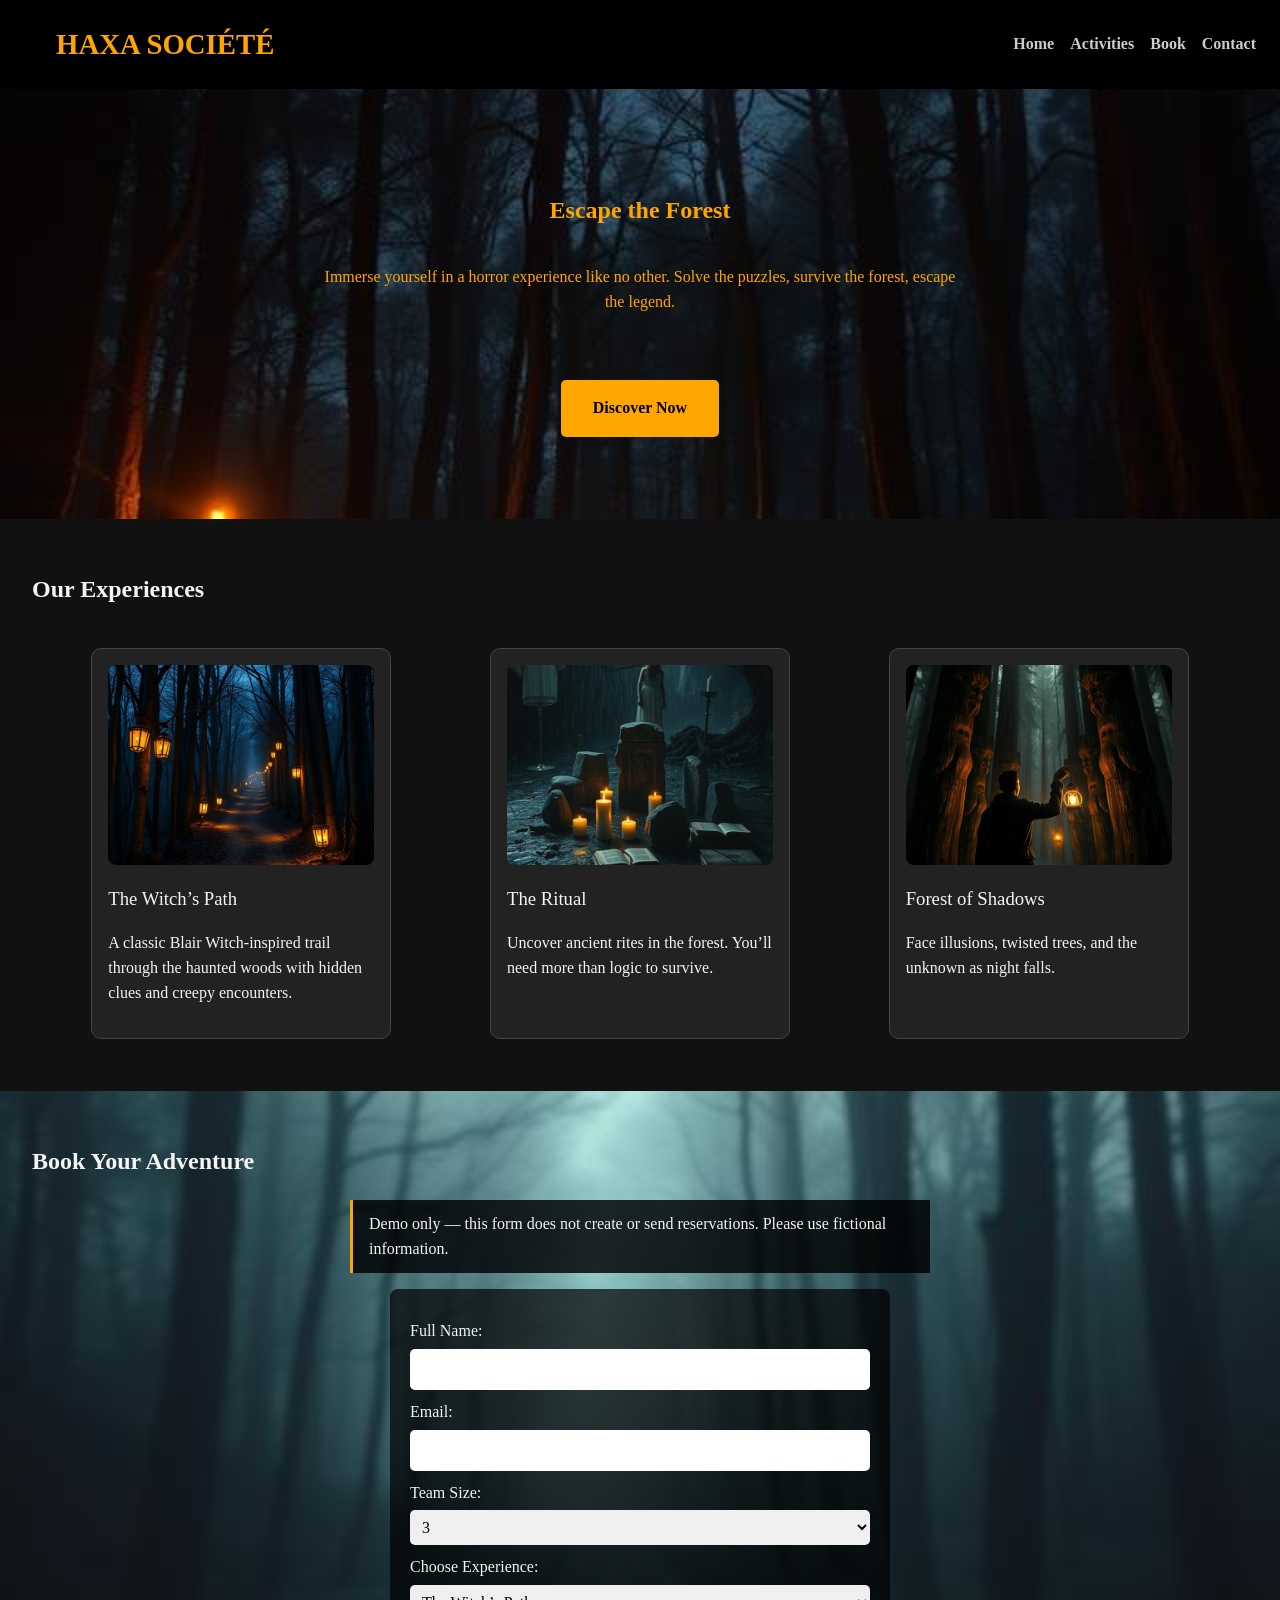
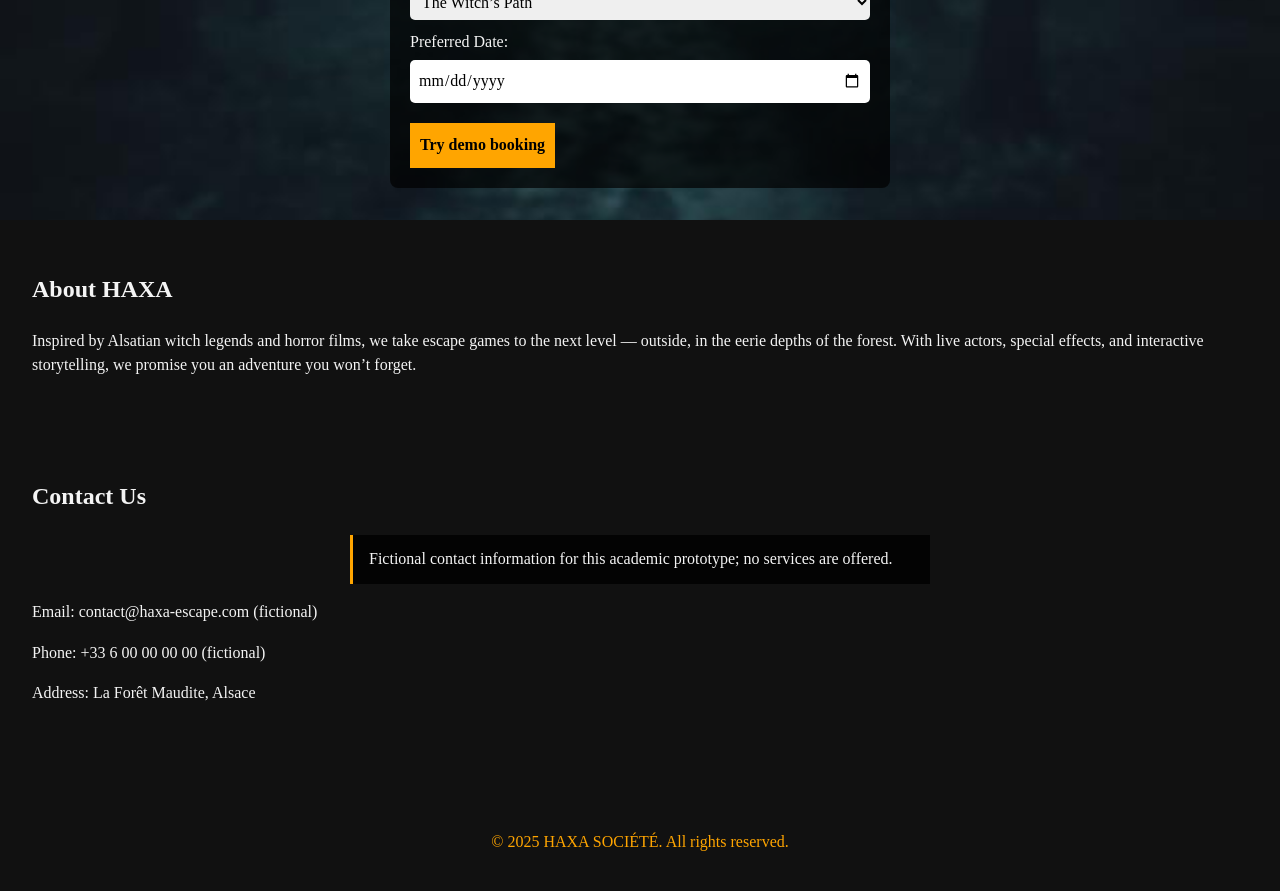
<file: index.html>
<!DOCTYPE html>
<html lang="en">
<head>
  <meta charset="UTF-8">
  <meta name="viewport" content="width=device-width, initial-scale=1.0">
  <title>HAXA SOCIÉTÉ - Immersive Escape Games</title>
  <link rel="stylesheet" href="style.css">
</head>
<body>
  <header>
    <div class="logo">HAXA SOCIÉTÉ</div>
    <nav>
      <ul>
        <li><a href="index.html#home">Home</a></li>
        <li><a href="index.html#activities">Activities</a></li>
        <li><a href="index.html#booking">Book</a></li>
        <li><a href="index.html#contact">Contact</a></li>
      </ul>
    </nav>
  </header>

  <section id="home">
    <h1>Escape the Forest</h1>
    <p>Immerse yourself in a horror experience like no other. Solve the puzzles, survive the forest, escape the legend.</p>
    <button type="button" class="cta-button" aria-haspopup="dialog" aria-controls="modal">Discover Now</button>
  </section>
  <div id="modal" class="modal" role="dialog" aria-modal="true" aria-labelledby="modal-title" hidden>
    <div class="modal-content" tabindex="-1">
      <button type="button" class="close-button" aria-label="Close experience details">&times;</button>
      <h2 id="modal-title">Explore HAXA's haunted forest</h2>
      <p>Follow a story-driven trail through themed zones, solving puzzles and discovering clues along the way.</p>
      <h3>What to expect</h3>
      <ul>
        <li><strong>Immersive zones:</strong> atmospheric forest locations, puzzles and theatrical props.</li>
        <li><strong>Interactive storytelling:</strong> performers portraying witches, villagers and cursed spirits.</li>
        <li><strong>Clues and tools:</strong> maps, coded messages and lanterns to guide your adventure.</li>
        <li><strong>Time limit:</strong> approximately 60–90 minutes in the fictional experience concept.</li>
        <li><strong>Safety concept:</strong> planned staff oversight and designated exit routes.</li>
      </ul>
      <p class="prototype-note">HAXA is a fictional academic concept, not an operating escape-game business.</p>
    </div>
  </div>
  <section id="activities">
    <h2>Our Experiences</h2>
    <div class="activity-list">
      <div class="activity">
        <img src="Photos/2.jpg" alt="The Witch’s Path">
        <h3><a href="witch-path.html">The Witch’s Path</a></h3>
        <p>A classic Blair Witch-inspired trail through the haunted woods with hidden clues and creepy encounters.</p>
      </div>
      <div class="activity">
        <img src="Photos/4.jpg" alt="The Ritual horror escape experience">
        <h3><a href="ritual.html">The Ritual</a></h3>
        <p>Uncover ancient rites in the forest. You’ll need more than logic to survive.</p>
      </div>
      <div class="activity">
        <img src="Photos/7.jpg" alt="Forest of Shadows escape experience">
        <h3><a href="forest-shadows.html">Forest of Shadows</a></h3>
        <p>Face illusions, twisted trees, and the unknown as night falls.</p>
      </div>
    </div>
  </section>

  <section id="booking">
    <h2>Book Your Adventure</h2>
    <p class="prototype-note">Demo only — this form does not create or send reservations. Please use fictional information.</p>
    <form id="booking-form">
      <label for="name">Full Name:</label>
      <input type="text" id="name" name="name" required>

      <label for="email">Email:</label>
      <input type="email" id="email" name="email" required>

      <label for="team-size">Team Size:</label>
      <select id="team-size" name="team-size">
        <option>3</option>
        <option>4</option>
        <option>5</option>
        <option>6</option>
      </select>

      <label for="experience">Choose Experience:</label>
      <select id="experience" name="experience">
        <option>The Witch’s Path</option>
        <option>The Ritual</option>
        <option>Forest of Shadows</option>
      </select>

      <label for="date">Preferred Date:</label>
      <input type="date" id="date" name="date" required>

      <button type="submit">Try demo booking</button>
      <p id="booking-feedback" class="booking-feedback" role="status" aria-live="polite" hidden></p>
    </form>
  </section>

  <section id="about">
    <h2>About HAXA</h2>
    <p>Inspired by Alsatian witch legends and horror films, we take escape games to the next level — outside, in the eerie depths of the forest. With live actors, special effects, and interactive storytelling, we promise you an adventure you won’t forget.</p>
  </section>

  <section id="contact">
    <h2>Contact Us</h2>
    <p class="prototype-note">Fictional contact information for this academic prototype; no services are offered.</p>
    <p>Email: contact@haxa-escape.com (fictional)</p>
    <p>Phone: +33 6 00 00 00 00 (fictional)</p>
    <p>Address: La Forêt Maudite, Alsace</p>
  </section>

  <footer>
    <p>&copy; 2025 HAXA SOCIÉTÉ. All rights reserved.</p>
  </footer>

  <script src="script.js"></script>
</body>
</html>
</file>
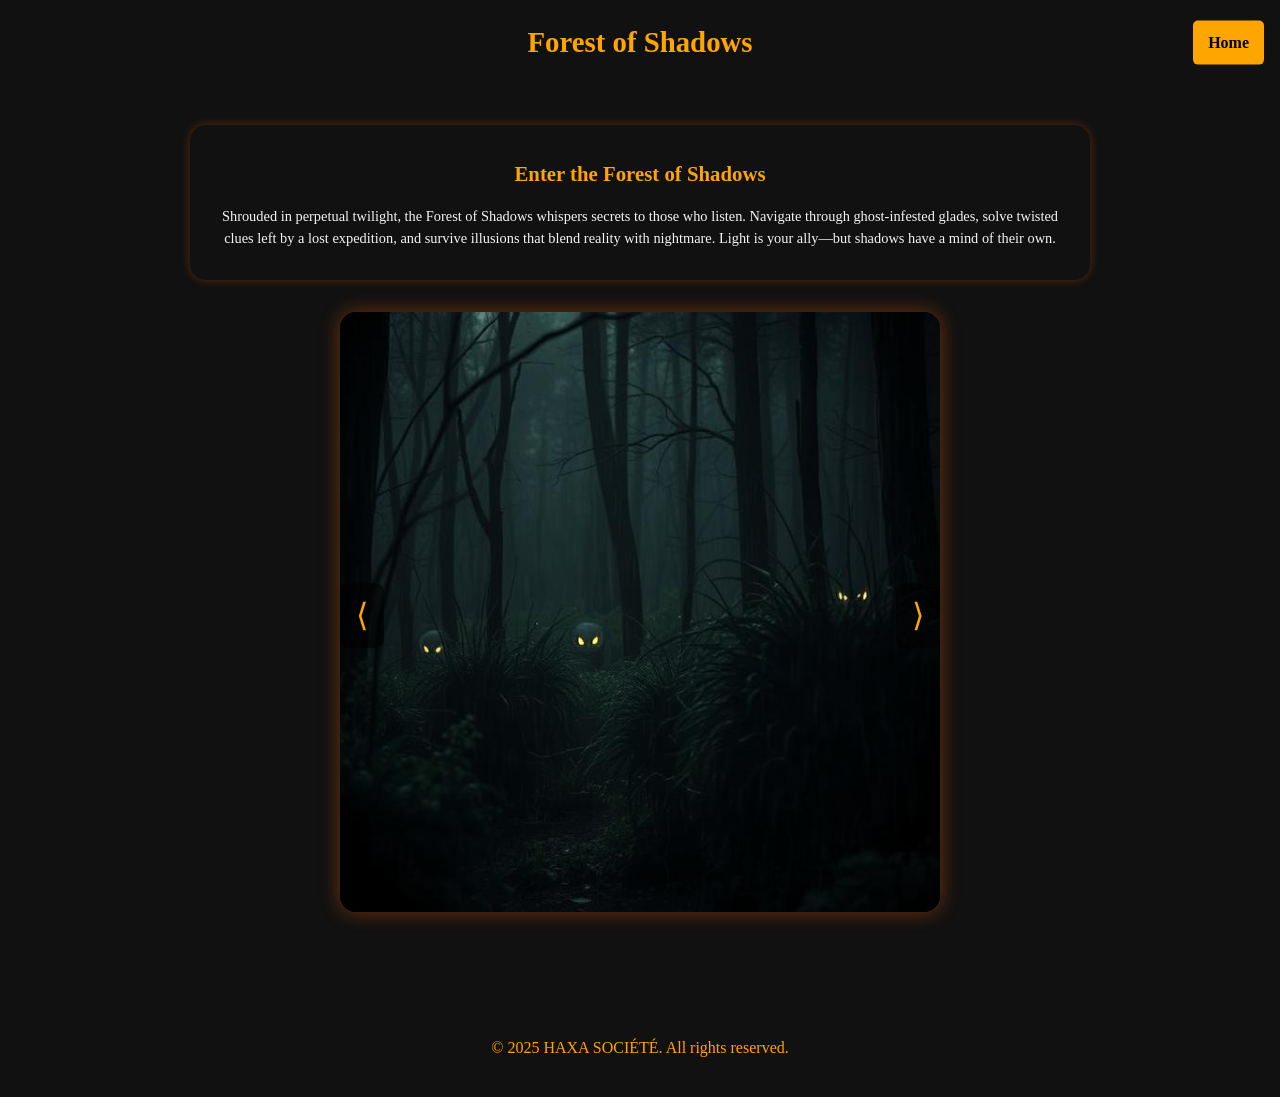
<file: forest-shadows.html>
<!DOCTYPE html>
<html lang="en">
<head>
  <meta charset="UTF-8" />
  <meta name="viewport" content="width=device-width, initial-scale=1.0" />
  <title>Forest of Shadows - HAXA</title>
  <link rel="stylesheet" href="style.css" />
</head>
<body>

    <div class="galleryheader">
        <h1>Forest of Shadows</h1>
        <a href="index.html" class="home-button">Home</a>
    </div>

  <section class="gallery-page">
    <div class="description">
        <h2>Enter the Forest of Shadows</h2>
        <p>
          Shrouded in perpetual twilight, the Forest of Shadows whispers secrets to those who listen. Navigate through ghost-infested glades, solve twisted clues left by a lost expedition, and survive illusions that blend reality with nightmare. Light is your ally—but shadows have a mind of their own.
        </p>
      </div>
    <div class="gallery">
        <div class="gallery-card">
            <img src="Photos/3.jpg" alt="Forest of Shadows - Scene 1" id="forest" />
            <div class="gallery-controls">
                <button type="button" onclick="prevImage('forest')" aria-label="Previous gallery image">⟨</button>
                <button type="button" onclick="nextImage('forest')" aria-label="Next gallery image">⟩</button>
            </div>
        </div>
    </div>
    
  </section>
  <footer>
    <p>&copy; 2025 HAXA SOCIÉTÉ. All rights reserved.</p>
  </footer>
  <script src="script.js"></script>
</body>
</html>
</file>
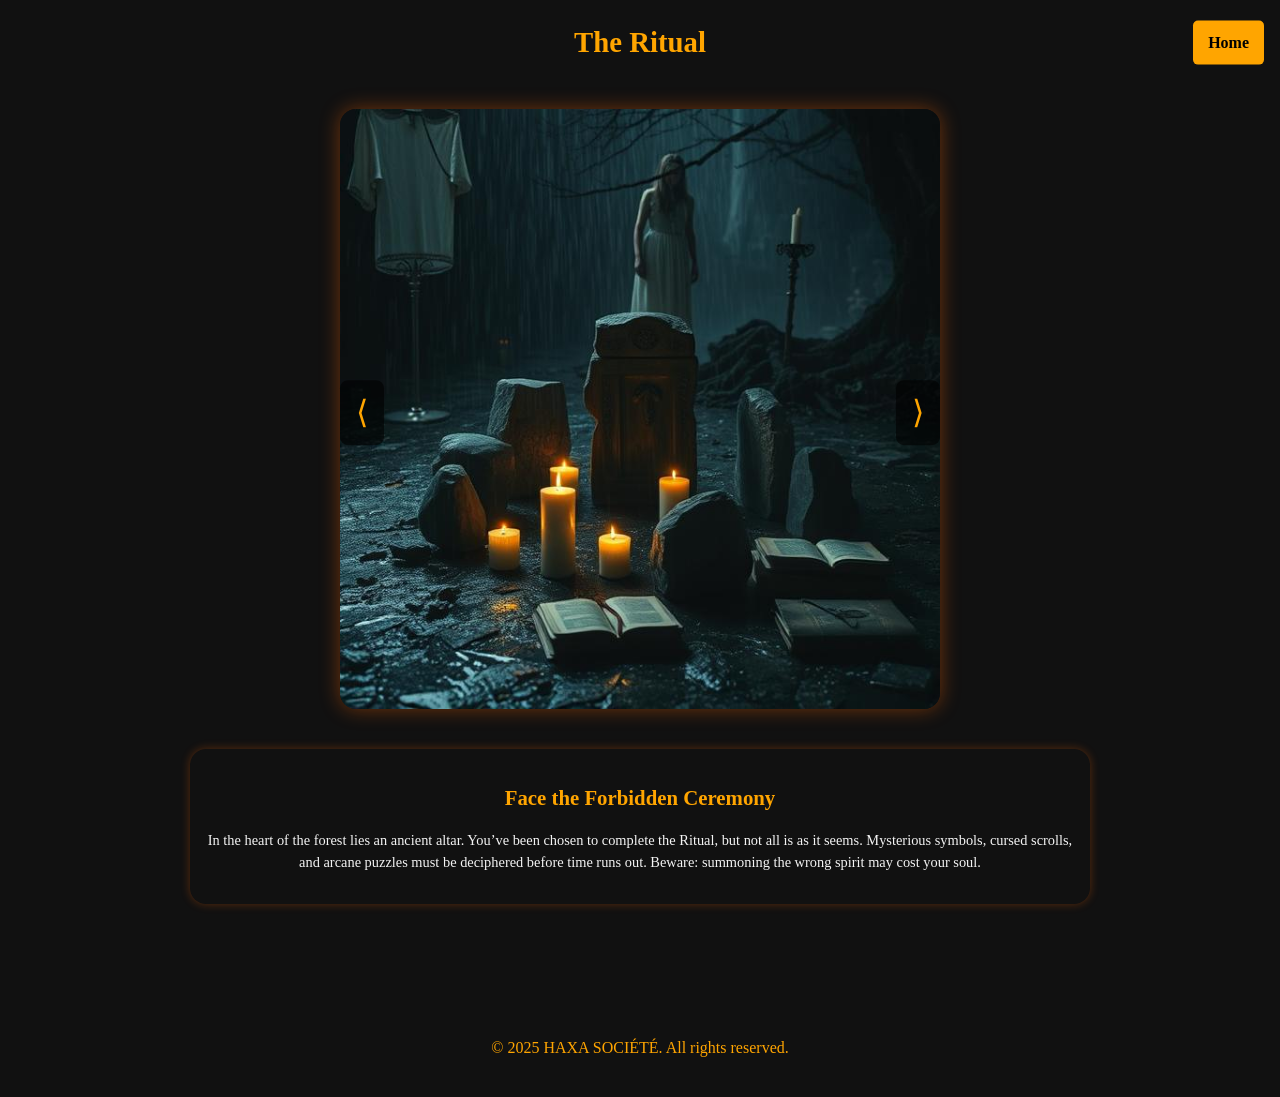
<file: ritual.html>
<!DOCTYPE html>
<html lang="en">
<head>
  <meta charset="UTF-8" />
  <meta name="viewport" content="width=device-width, initial-scale=1.0" />
  <title>The Ritual - HAXA</title>
  <link rel="stylesheet" href="style.css" />
</head>
<body>
    <div class="galleryheader">
        <h1>The Ritual</h1>
        <a href="index.html" class="home-button">Home</a>
    </div>
  <section class="gallery-page">
    <div class="gallery">
        <div class="gallery-card">
        <img src="Photos/4.jpg" alt="The Ritual - Scene 1" id="ritual" />
        <div class="gallery-controls">
            <button type="button" onclick="prevImage('ritual')" aria-label="Previous gallery image">⟨</button>
            <button type="button" onclick="nextImage('ritual')" aria-label="Next gallery image">⟩</button>
        </div>
        </div>
    </div>
    <div class="description">
      <h2>Face the Forbidden Ceremony</h2>
      <p>
        In the heart of the forest lies an ancient altar. You’ve been chosen to complete the Ritual, but not all is as it seems. Mysterious symbols, cursed scrolls, and arcane puzzles must be deciphered before time runs out. Beware: summoning the wrong spirit may cost your soul.
      </p>
    </div>
  </section>
  <footer>
    <p>&copy; 2025 HAXA SOCIÉTÉ. All rights reserved.</p>
  </footer>
  <script src="script.js"></script>
</body>
</html>
</file>
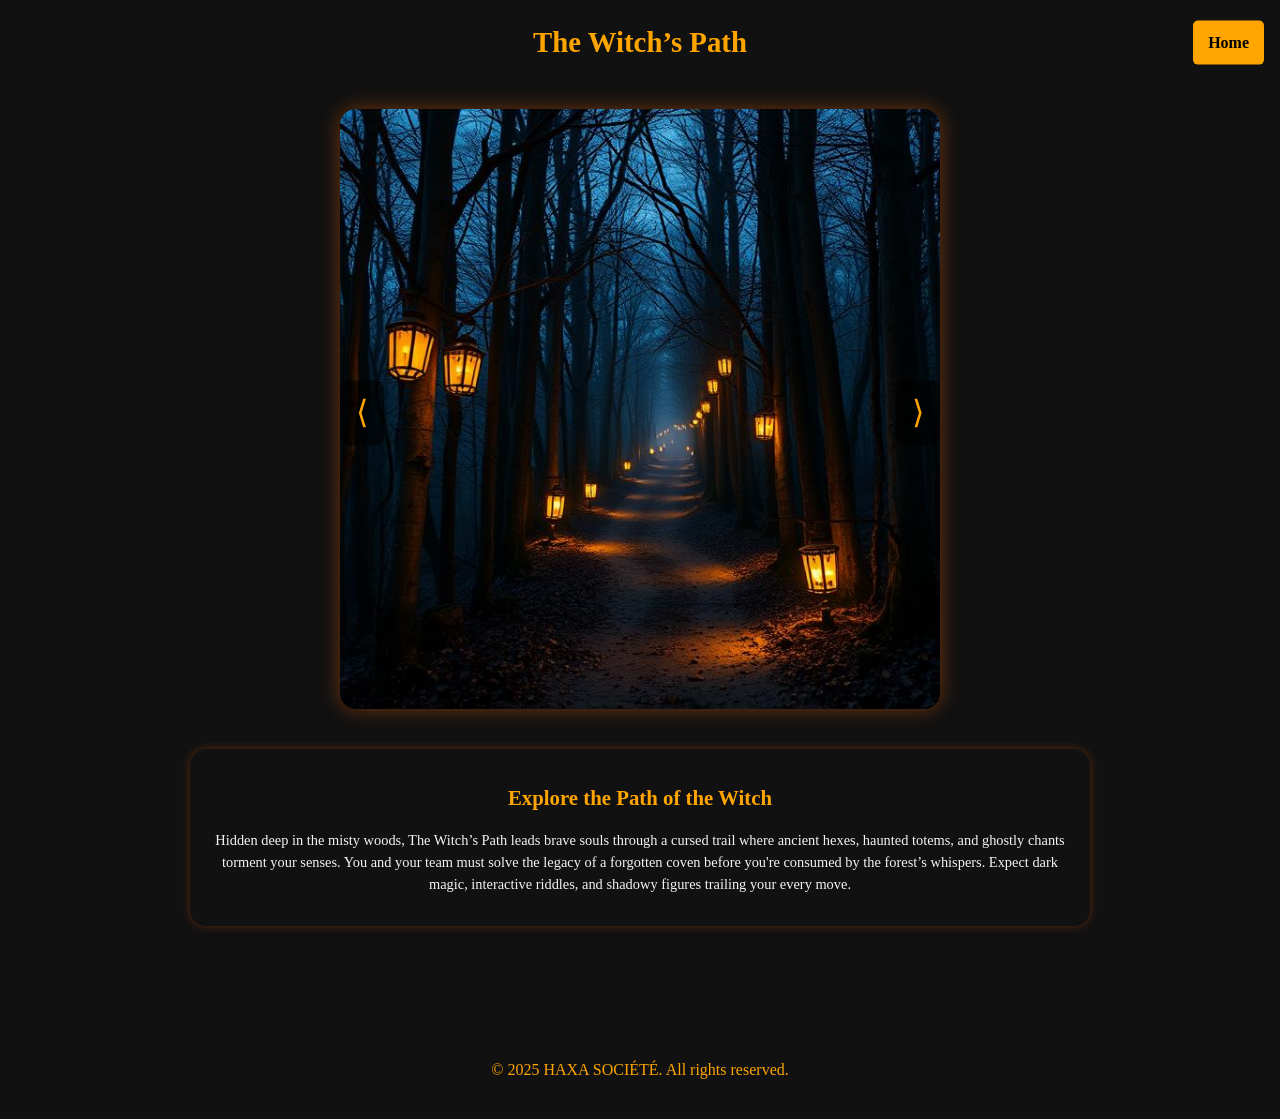
<file: witch-path.html>
<!DOCTYPE html>
<html lang="en">
<head>
  <meta charset="UTF-8" />
  <meta name="viewport" content="width=device-width, initial-scale=1.0" />
  <title>The Witch’s Path - HAXA</title>
  <link rel="stylesheet" href="style.css" />
</head>
<body>
    <div class="galleryheader">
    <h1>The Witch’s Path</h1>
    <a href="index.html" class="home-button">Home</a>
</div>
  <section class="gallery-page">
    <div class="gallery">
        <div class="gallery-card">
        <img src="Photos/2.jpg" alt="The Witch’s Path - Scene 1" id="witch">
        <div class="gallery-controls">
            <button type="button" onclick="prevImage('witch')" aria-label="Previous gallery image">⟨</button>
            <button type="button" onclick="nextImage('witch')" aria-label="Next gallery image">⟩</button>
        </div>
        </div>
    </div>
    <div class="description">
      <h2>Explore the Path of the Witch</h2>
      <p>
        Hidden deep in the misty woods, The Witch’s Path leads brave souls through a cursed trail where ancient hexes, haunted totems, and ghostly chants torment your senses. You and your team must solve the legacy of a forgotten coven before you're consumed by the forest’s whispers. Expect dark magic, interactive riddles, and shadowy figures trailing your every move.
      </p>
    </div>
  </section>
  <footer>
    <p>&copy; 2025 HAXA SOCIÉTÉ. All rights reserved.</p>
  </footer>
  <script src="script.js"></script>
</body>
</html>
</file>
<file: style.css>
body {
    margin: 30px;
    font-family: 'Creepster', cursive;
    background-color: #111;
    color: #f4f4f4;
  }
  
  header {
    margin: 30px;
    background-color: #000;
    color: orange;
    display: flex;
    justify-content: space-between;
    width: 100vw; /* Makes the section span the full width of the viewport */
    margin-left: calc(-50vw + 50%); /* Removes any side margins */
    position: relative; /* Ensures proper alignment */
    align-items: center;
    position: sticky;
    top: 0;
    z-index: 10;
  }
  
  .logo {
    font-size: 1.8rem;
    font-weight: bold;
    font-family: 'Creepster', cursive;
    padding: 1rem 2rem;

  }
  
  nav ul {
    list-style: none;
    display: flex;
    gap: 1rem;
    padding: 1rem 2rem;
    margin-right: auto;
  }
  
  nav a {
    color: orange;
    text-decoration: none;
    font-weight: bold;
  }
  
  section {
    padding: 2rem;
  }

  #home {
    background-image: url('Photos/1.jpg');
    background-size: cover;
    background-position: center;
    width: 100vw; /* Makes the section span the full width of the viewport */
    margin-left: calc(-50vw + 50%); /* Removes any side margins */
    position: relative; /* Ensures proper alignment */
    text-align: center;
    /*padding: 5rem 2rem;*/
    color: rgb(255, 165, 0);
  }
  
  .cta-button {
    display: inline-block;
    padding: 1rem 2rem;
    background: hsl(39, 100%, 50%);
    color: #000;
    font-weight: bold;
    text-decoration: none;
    border-radius: 5px;
    margin-top: 50px;
  }
  .p1 {
    margin-bottom: 40px;
  }

  .activity-list {
    display: flex;
    flex-wrap: wrap;
    gap: 20px;
    padding: 20px;
    justify-content: space-around;
  }
  
  .activity {
    background-color: #222;
    padding: 1rem;
    border: 1px solid #444;
    border-radius: 10px;
    flex: 1;
    max-width: 300px;
  }
  .activity img {
    width: 100%;
    border-radius: 8px;
    margin-bottom: 10px;
  }
  #booking {
    background-image: url('Photos/11.jpg');
    background-size: cover; /* Ensures the image covers the entire section */
    background-position: center; /* Centers the image */
    width: 100vw; /* Makes the section span the full width of the viewport */
    margin-left: calc(-50vw + 50%); /* Removes any side margins */
    position: relative; /* Ensures proper alignment */
    /*padding: 40px 20px;*/
  }
  
  form {
    background-color: rgba(0, 0, 0, 0.7);
    padding: 20px;
    border-radius: 8px;
    max-width: 500px;
    margin: auto;
  }
  form label {
    display: block;
    margin-top: 10px;
  }
  form input, form select {
    width: 100%;
    padding: 8px;
    margin-top: 5px;
    border: none;
    border-radius: 5px;
  }
  
  form button {
    margin-top: 20px;
    padding: 10px;
    background-color: orange;
    border: none;
    font-weight: bold;
    cursor: pointer;
  }
  #about img {
    width: 45%;
    margin: 10px;
    border-radius: 8px;
  }
  
  header h1 {
    margin: 30px;
    font-size: 2.0rem;
    color: orange;
  }
  
  header a {
    margin: 30px;
    color: #ccc;
    text-decoration: none;
    display: inline-block;
    margin-top: 0.5rem;
    font-size: 0.9rem;
  }
  
  .gallery-page {
    margin: 30px;
    display: flex;
    flex-direction: column;
    align-items: center;
    padding: 2rem;
  }
  
  .gallery-card {
    position: relative;
    max-width: 600px;
    margin-bottom: 1rem;
  }
  
  .gallery-card img {
    width: 100%;
    height: auto;
    border-radius: 1rem;
    box-shadow: 0 0 20px rgba(255, 102, 0, 0.4);
  }
  
  .gallery-controls {
    position: absolute;
    top: 50%;
    left: 0;
    width: 100%;
    display: flex;
    justify-content: space-between;
    transform: translateY(-50%);
  }
  
  .gallery-controls button {
    background-color: rgba(0, 0, 0, 0.6);
    color: orange;
    border: none;
    font-size: 2rem;
    padding: 0.5rem 1rem;
    cursor: pointer;
    border-radius: 0.5rem;
  }
  
  .description {
    max-width: 900px;
    text-align: center;
    margin-top: 1rem;
    margin-bottom: 2rem;
    padding: 1rem;
    /*background-color: #1c1c1c;*/
    border-radius: 1rem;
    box-shadow: 0 0 10px rgba(255, 102, 0, 0.3);
  }
  
  .description h2 {
    color: orange;
    font-size: 1.3rem;
    margin-bottom: 0.5rem;
  }
  .description p {
    font-size: 0.9rem;
  }
  .galleryheader {
    color: orange;
    display: block;
    align-items: center;
  }
  .galleryheader h1 {
    text-align: center; /* Centers the text horizontally */
    margin: 0 auto; /* Ensures proper centering */
    font-size: 1.8rem;
}
  .home-button {
    position: absolute; /* Position it relative to the nearest positioned ancestor */
    top: 40px; /* Adjust the vertical position */
    right: 40px; /* Adjust the horizontal position */
    background-color: #ffa500; /* Add a background color */
    color: black; /* Text color */
    padding: 10px 15px; /* Add padding for better appearance */
    text-decoration: none; /* Remove underline */
    border-radius: 5px; /* Add rounded corners */
    font-weight: bold; /* Make the text bold */
    font-family: 'Creepster', cursive;
  }

    .modal {
        display: none; /* 🔥 This hides the modal by default */
        justify-content: center;
        align-items: flex-start;
        padding-top: 5vh;
        position: fixed;
        z-index: 1000;
        left: 0;
        top: 0;
        width: 100%;
        height: 100%;
        background-color: rgba(0, 0, 0, 0.8);
      }

  .modal-content {
    position: absolute;
    top: 50%;
    left: 50%;
    transform: translate(-50%, -45%); /* Shift it to center and slightly higher */
    background-color: rgb(255, 165, 0);
    border-radius: 10px;
    width: 80%;
    padding-left: 15px;
    padding-right: 15px;
    max-width: 500px;
    max-height: 70vh;
    overflow-y: auto;
    text-align: left;
    color: #000;
  }

  .close-button {
    color: #080706;
    float: right;
    font-size: 28px;
    font-weight: bold;
    cursor: pointer;
  }

  .close-button:hover,
  .close-button:focus {
    color: ffa500;
    text-decoration: none;
  }
  
  #activities a {
    text-decoration: none; /* Remove underline */
    color: inherit; /* Inherit the color from the parent element */
    font-weight: normal; /* Match the weight of the surrounding text */
}

#activities a:hover {
    text-decoration: underline; /* Optional: Add underline on hover for better UX */
    color: orange; /* Optional: Change color on hover */
}
  
  footer {
    text-align: center;
    padding: 20px;
    background-color: #111;
    color: orange;
    margin-top: 40px;
  }
/* Portfolio release: responsive layout and accessibility fixes */
*, *::before, *::after { box-sizing: border-box; }
html { scroll-behavior: smooth; }
body { margin: 0; overflow-x: clip; line-height: 1.55; }
header { margin: 0; width: 100%; margin-left: 0; padding: .4rem 1.5rem; gap: 1rem; }
nav ul { margin: 0; padding: .75rem 0; flex-wrap: wrap; justify-content: center; }
header a { margin: 0; font-size: 1rem; }
#home, #booking { width: 100%; margin-left: 0; }
#home { min-height: 430px; display: flex; flex-direction: column; align-items: center; justify-content: center; padding: 5rem 1.5rem; }
#home p { max-width: 650px; }
.activity { min-width: min(100%, 250px); }
.activity img { display: block; aspect-ratio: 4 / 3; object-fit: cover; }
form input, form select { box-sizing: border-box; font: inherit; }
button, input, select { font: inherit; }
button, a { -webkit-tap-highlight-color: transparent; }
:focus-visible { outline: 3px solid #ffba36; outline-offset: 3px; }
.prototype-note { background: rgba(0,0,0,.82); border-left: 3px solid orange; padding: .75rem 1rem; max-width: 580px; margin: 1rem auto; }
.booking-feedback { color: #fff; font-weight: bold; }
.cta-button { border: 0; cursor: pointer; font-size: 1rem; }
.modal[hidden], [hidden] { display: none !important; }
.modal { align-items: center; padding: 1rem; overflow: auto; }
.modal-content { position: relative; top: auto; left: auto; transform: none; max-height: min(85vh, 750px); width: min(100%, 600px); padding: 1.5rem; font-family: Arial, sans-serif; }
.modal-content h2, .modal-content h3 { padding-right: 2rem; }
.modal-content li { margin-bottom: .6rem; }
.modal-content .prototype-note { background: rgba(0,0,0,.12); }
.close-button { position: absolute; top: .4rem; right: .75rem; border: 0; background: transparent; padding: .15rem .5rem; }
.close-button:hover, .close-button:focus-visible { color: #613200; }
body.modal-open { overflow: hidden; }
.galleryheader { min-height: 85px; display: flex; align-items: center; justify-content: center; padding: 1rem; position: relative; }
.galleryheader h1 { margin: 0; padding: 0 5rem; }
.home-button { top: 50%; right: 1rem; transform: translateY(-50%); }
.gallery-page { margin: 0 auto; padding: 1.5rem; max-width: 1100px; }
.gallery, .gallery-card { width: 100%; }
.gallery-card { margin-inline: auto; }
.gallery-controls button { min-height: 44px; min-width: 44px; }
.description { width: 100%; }
@media (max-width: 650px) {
  header { flex-direction: column; padding: .75rem; gap: .2rem; }
  .logo { padding: .3rem; font-size: 1.5rem; }
  nav ul { gap: .6rem 1rem; }
  section { padding: 1.5rem 1rem; }
  #home { min-height: 360px; padding: 3.5rem 1.25rem; }
  .cta-button { margin-top: 1.2rem; }
  .activity-list { padding: .5rem 0; }
  .activity { max-width: 100%; }
  .galleryheader { padding: 1rem; flex-direction: column; gap: .8rem; }
  .galleryheader h1 { padding: 0; font-size: 1.45rem; }
  .home-button { position: static; transform: none; }
  .gallery-page { padding: 1rem; }
  .modal-content { padding: 1.1rem; }
}
@media (prefers-reduced-motion: reduce) { html { scroll-behavior: auto; } }
</file>
